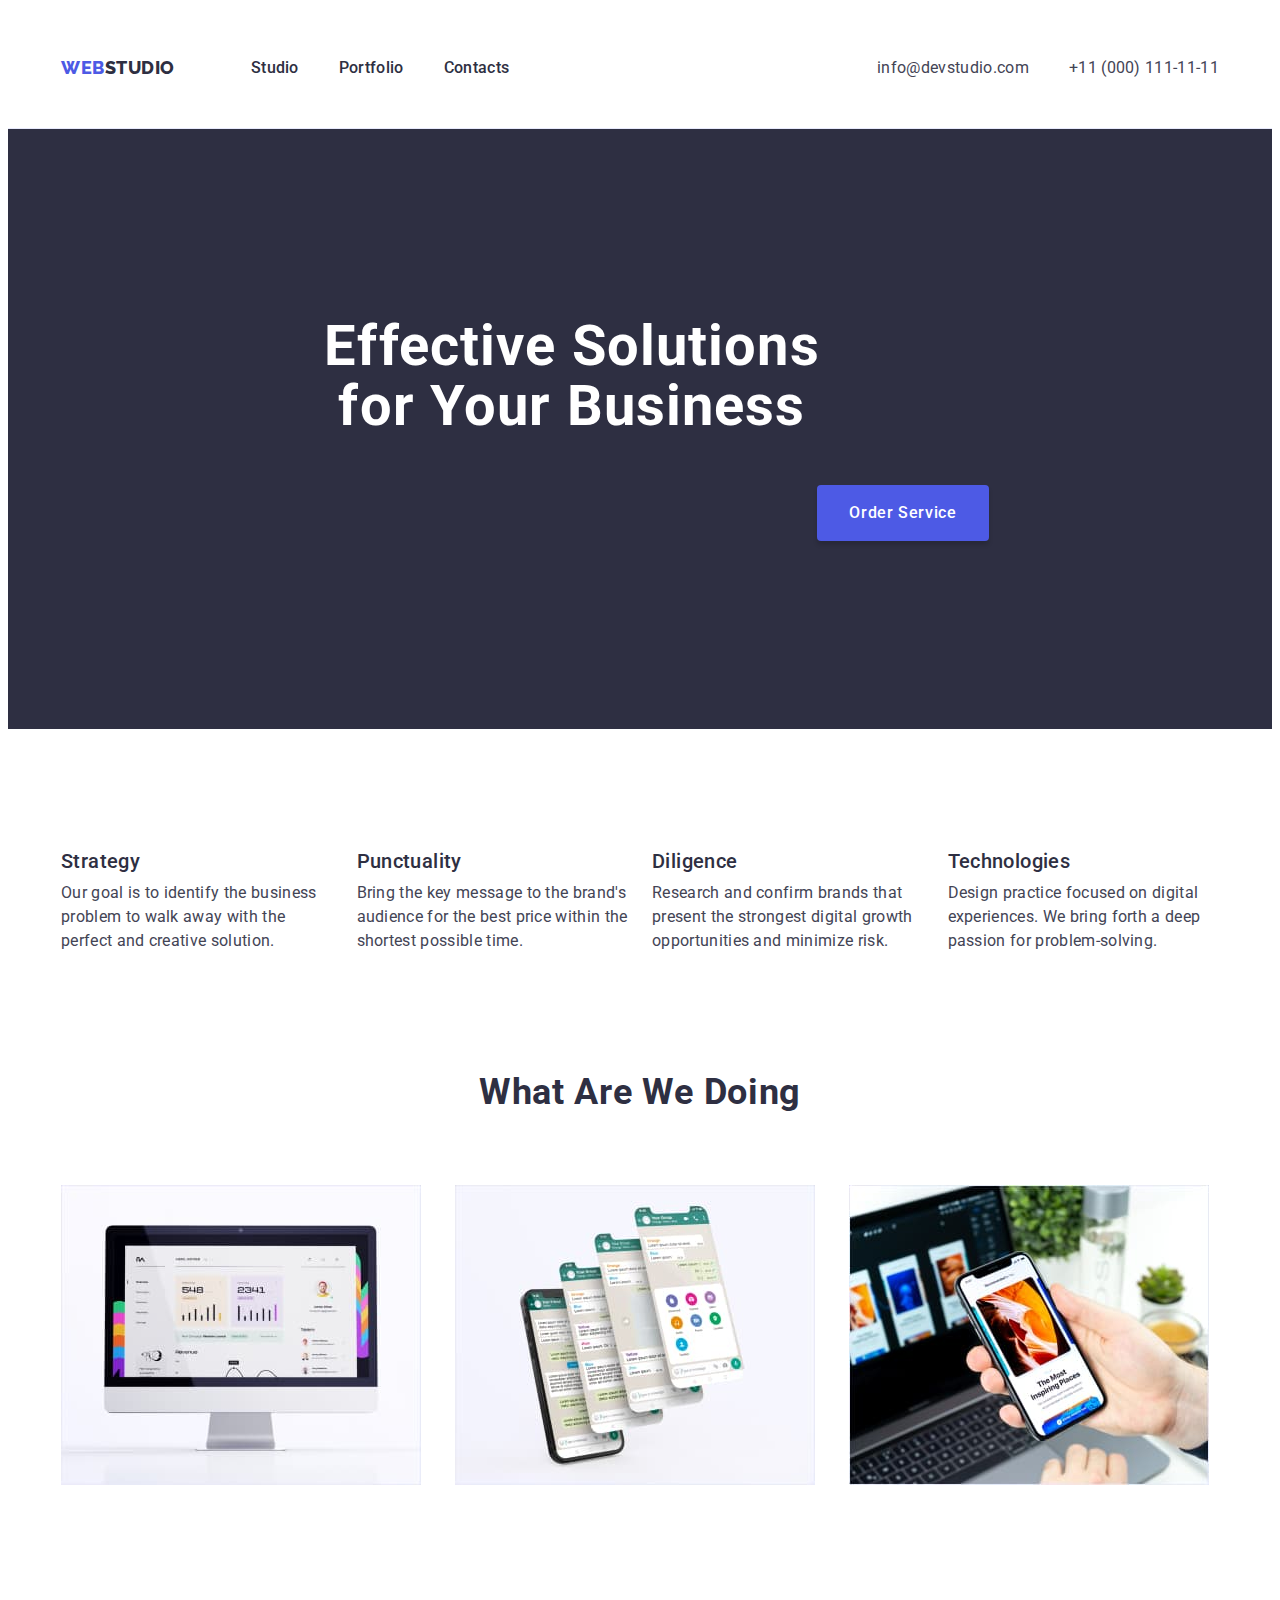
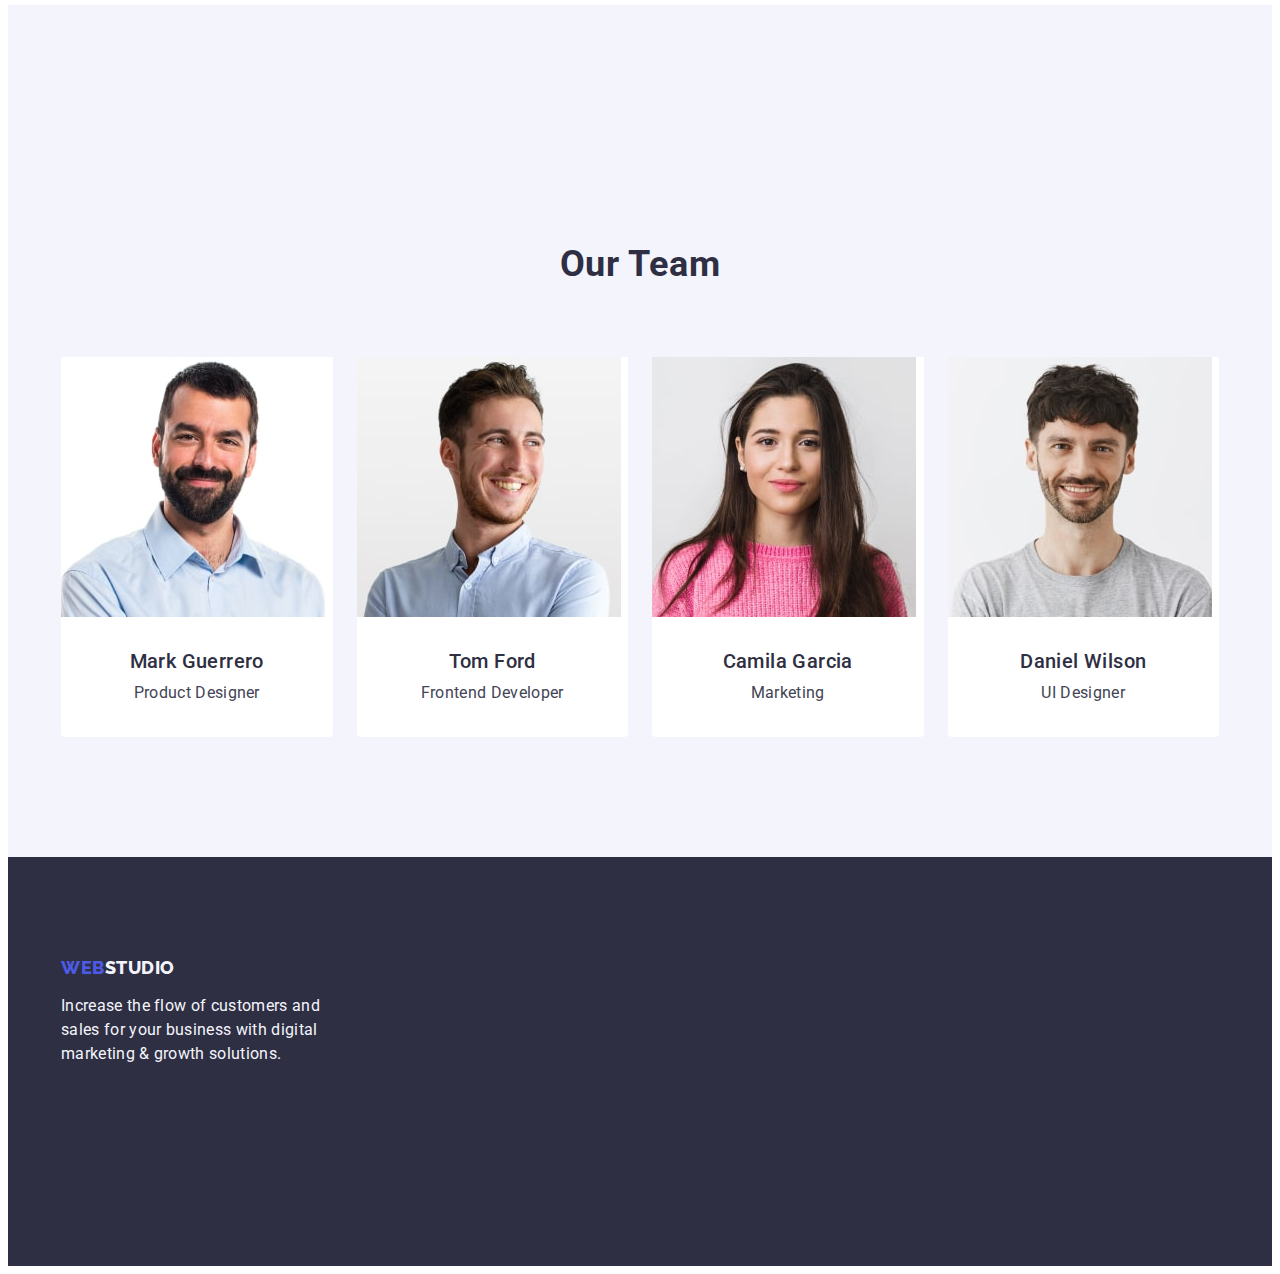
<file: index.html>
<!DOCTYPE html>
<html lang="en">
  <head>
    <meta charset="UTF-8" />
    <meta http-equiv="X-UA-Compatible" content="IE=edge" />
    <meta name="viewport" content="width=device-width, initial-scale=1.0" />
    <link rel="preconnect" href="https://fonts.googleapis.com" />
    <link rel="preconnect" href="https://fonts.gstatic.com" crossorigin />
    <link
      href="https://fonts.googleapis.com/css2?family=Raleway:wght@800&family=Roboto:wght@400;500;700;900&display=swap"
      rel="stylesheet"
    />
    <title>WebStudio</title>
    <link
      rel="stylesheet"
      href="https://cdnjs.cloudflare.com/ajax/libs/modern-normalize/2.0.0/modern-normalize.min.css"
      integrity="sha512-4xo8blKMVCiXpTaLzQSLSw3KFOVPWhm/TRtuPVc4WG6kUgjH6J03IBuG7JZPkcWMxJ5huwaBpOpnwYElP/m6wg=="
      crossorigin="anonymous"
      referrerpolicy="no-referrer"
    />
    <link rel="stylesheet" href="./css/styles.css" />
  </head>

  <body>
    <header class="header">
      <div class="container header-container">
        <nav class="header-navigation">
          <a class="header-logo span link" href="./index.html"
            >Web<span>Studio</span>
          </a>
          <ul class="header-menu list">
            <li class="header-menu-item">
              <a class="header-menu link" href="./index.html">Studio</a>
            </li>
            <li class="header-menu-item">
              <a class="header-menu link" href="./portfolio.html">Portfolio</a>
            </li>
            <li class="header-menu-item">
              <a class="header-menu link" href="">Contacts</a>
            </li>
          </ul>
        </nav>
        <address class="address">
          <ul class="address-menu list">
            <li class="address-item">
              <a class="address-link link" href="mailto:info@devstudio.com"
                >info@devstudio.com</a
              >
            </li>
            <li class="address-item">
              <a class="address-link link" href="tel:+110001111111">
                +11 (000) 111-11-11</a
              >
            </li>
          </ul>
        </address>
      </div>
    </header>

    <main>
      <section class="hero">
        <div class="container hero-container">
          <h1 class="hero-title">Effective Solutions for Your Business</h1>
          <button class="hero-button" type="button">Order Service</button>
        </div>
      </section>

      <!--About us-->

      <section class="features">
        <div class="container">
          <h2 class="visually-hidden">About us</h2>
          <ul class="features-menu list">
            <li class="features-item">
              <h3 class="features-subtitle">Strategy</h3>
              <p class="features-item-text">
                Our goal is to identify the business problem to walk away with
                the perfect and creative solution.
              </p>
            </li>
            <li class="features-item">
              <h3 class="features-subtitle">Punctuality</h3>
              <p class="features-item-text">
                Bring the key message to the brand's audience for the best price
                within the shortest possible time.
              </p>
            </li>
            <li class="features-item">
              <h3 class="features-subtitle">Diligence</h3>
              <p class="features-item-text">
                Research and confirm brands that present the strongest digital
                growth opportunities and minimize risk.
              </p>
            </li>
            <li class="features-item">
              <h3 class="features-subtitle">Technologies</h3>
              <p class="features-item-text">
                Design practice focused on digital experiences. We bring forth a
                deep passion for problem-solving.
              </p>
            </li>
          </ul>
        </div>
      </section>

      <!--What are we doing-->

      <section class="work">
        <div class="container">
          <h2 class="work-subtitle">What are we doing</h2>

          <ul class="work-menu list">
            <li class="work-item">
              <img
                src="./images/box1.jpg"
                alt="display"
                width="360"
                height="300"
              />
            </li>
            <li class="work-item">
              <img
                src="./images/img2.jpg"
                alt="phonescreen"
                width="360"
                height="300"
              />
            </li>
            <li class="work-item">
              <img
                src="./images/img3.jpg"
                alt="display-and-phonescreen"
                width="360"
                height="300"
              />
            </li>
          </ul>
        </div>
      </section>

      <!--Our team-->

      <section class="team">
        <div class="container">
          <h2 class="team-subtitle">Our Team</h2>
          <ul class="team-menu list">
            <li class="team-item">
              <img
                src="./images/img-min.jpg"
                alt="Mark Guerrero"
                width="264"
                height="260"
              />
              <div class="name-position">
                <h3 class="team-member">Mark Guerrero</h3>
                <p class="team-member-position">Product Designer</p>
              </div>
            </li>
            <li class="team-item">
              <img
                src="./images/img4-min.jpg"
                alt="Tom Ford"
                width="264"
                height="260"
              />
              <div class="name-position">
                <h3 class="team-member">Tom Ford</h3>
                <p class="team-member-position">Frontend Developer</p>
              </div>
            </li>
            <li class="team-item">
              <img
                src="./images/img5-min.jpg"
                alt="Camila Garcia"
                width="264"
                height="260"
              />
              <div class="name-position">
                <h3 class="team-member">Camila Garcia</h3>
                <p class="team-member-position">Marketing</p>
              </div>
            </li>
            <li class="team-item">
              <img
                src="./images/img6-min.jpg"
                alt="Daniel Wilson"
                width="264"
                height="260"
              />
              <div class="name-position">
                <h3 class="team-member">Daniel Wilson</h3>
                <p class="team-member-position">UI Designer</p>
              </div>
            </li>
          </ul>
        </div>
      </section>
    </main>

    <!--Footer-->

    <footer class="footer">
      <div class="container footer-container">
        <a class="footer-logo span link" href="./index.html"
          >Web<span class="span">Studio</span></a
        >
        <p class="footer-text">
          Increase the flow of customers and sales for your business with
          digital marketing & growth solutions.
        </p>
      </div>
    </footer>
  </body>
</html>
</file>
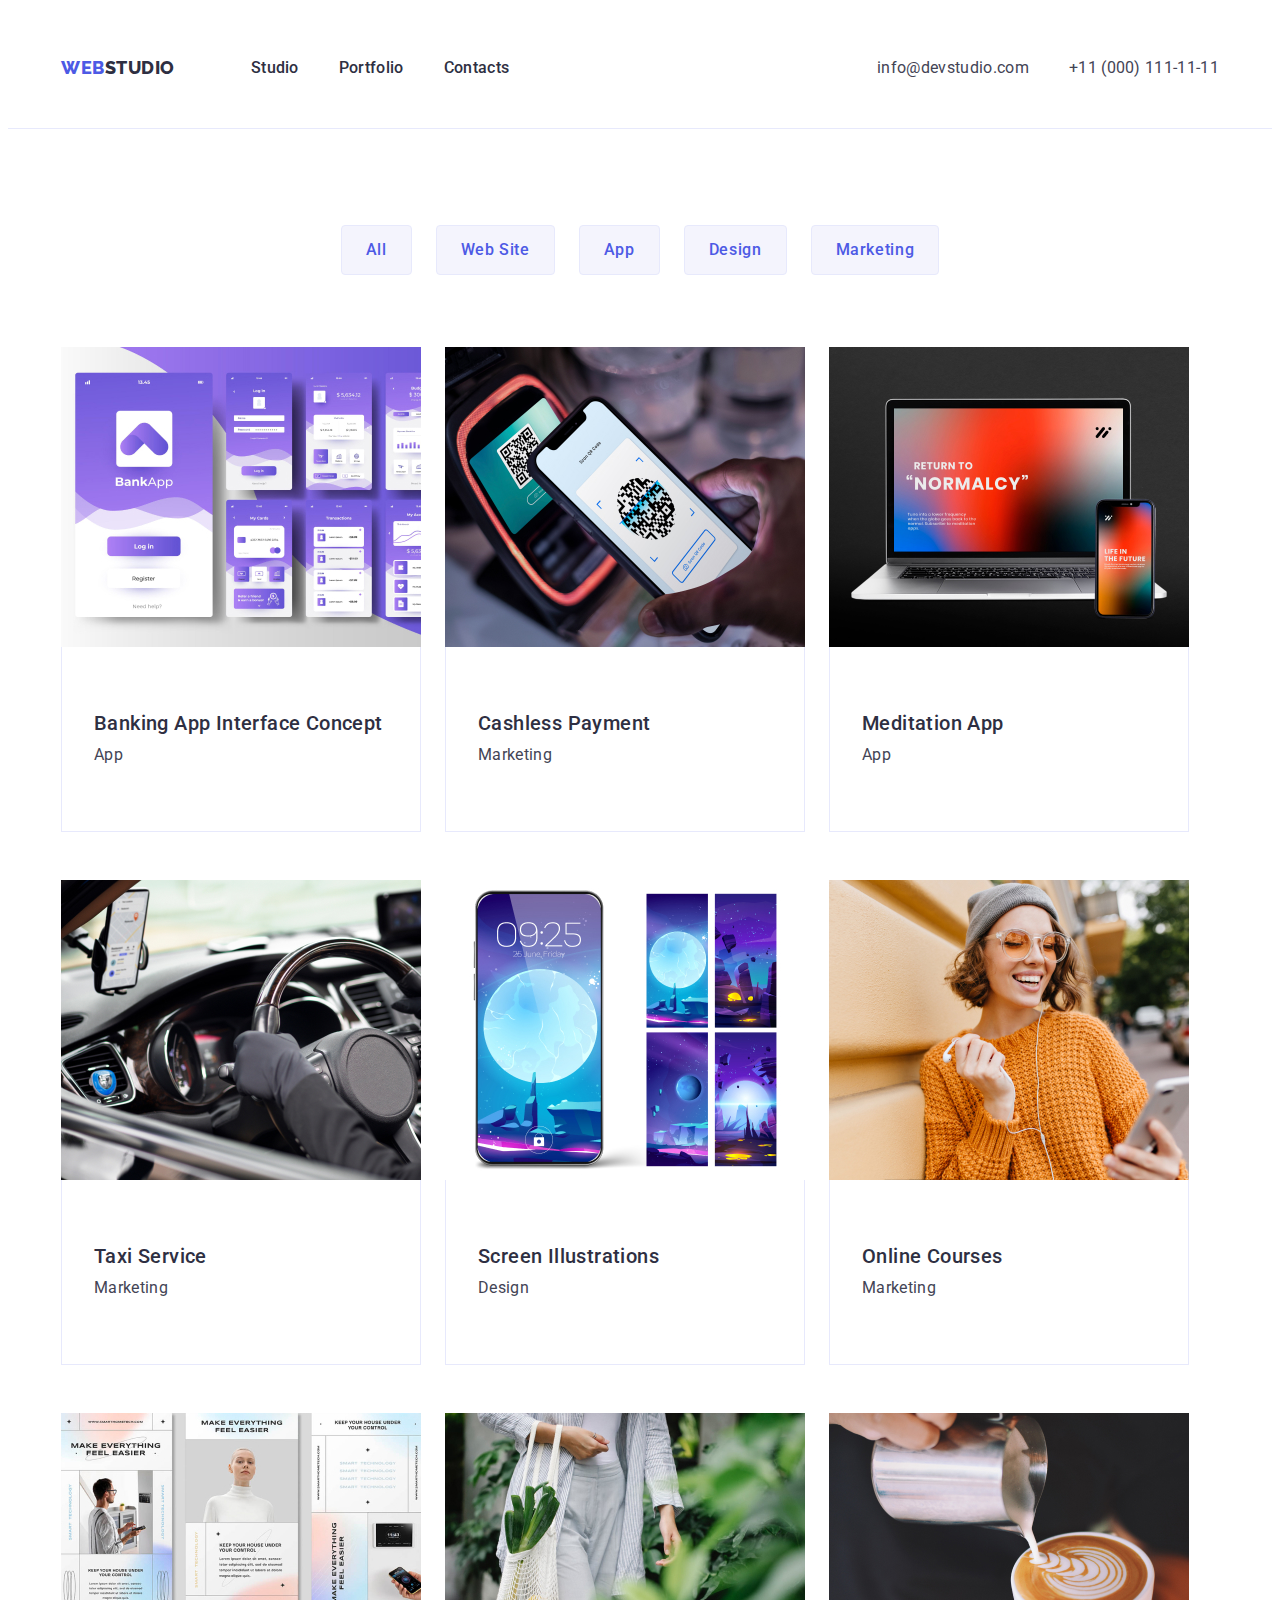
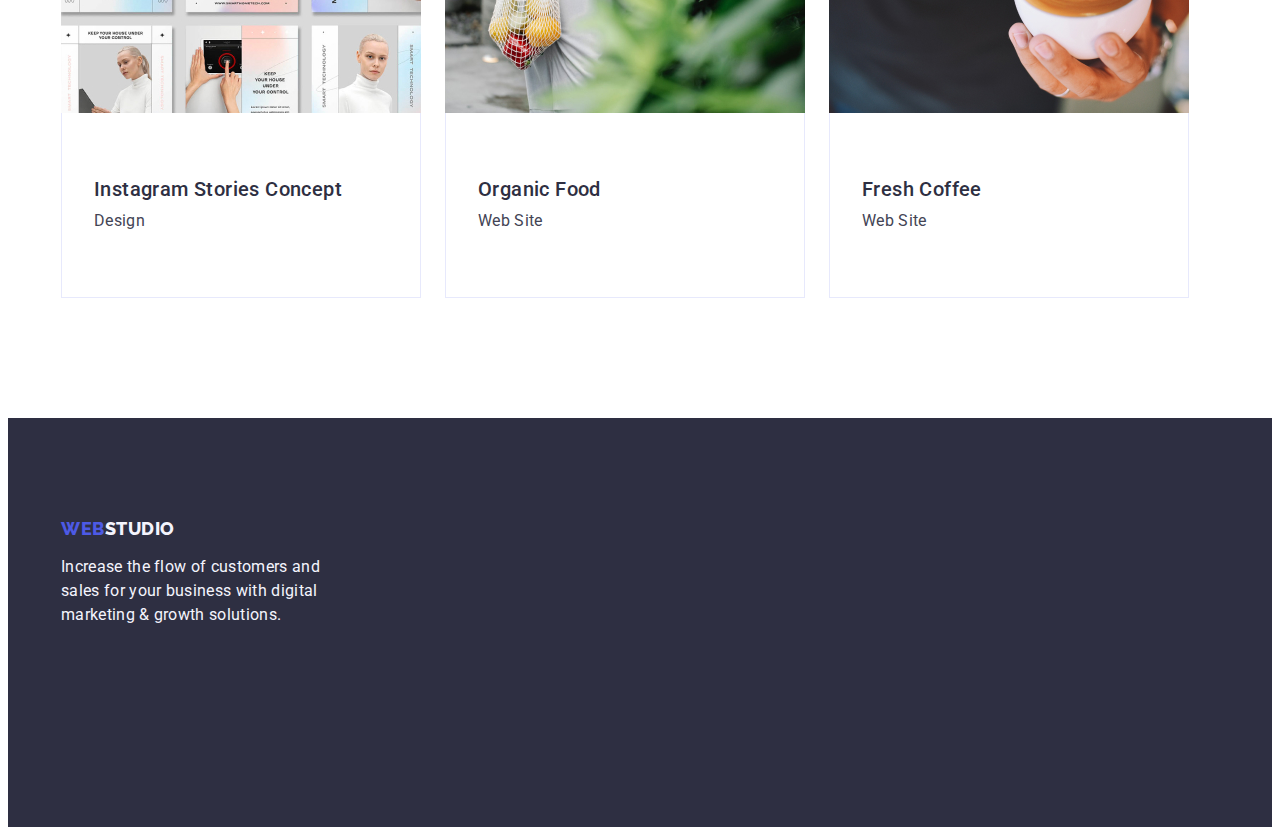
<file: portfolio.html>
<!DOCTYPE html>
<html lang="en">
  <head>
    <meta charset="UTF-8" />
    <meta http-equiv="X-UA-Compatible" content="IE=edge" />
    <meta name="viewport" content="width=device-width, initial-scale=1.0" />
    <link rel="preconnect" href="https://fonts.googleapis.com" />
    <link rel="preconnect" href="https://fonts.gstatic.com" crossorigin />
    <link
      href="https://fonts.googleapis.com/css2?family=Raleway:wght@800&family=Roboto:wght@400;500;700;900&display=swap"
      rel="stylesheet"
    />
    <title>Portfolio</title>
    <link
      rel="stylesheet"
      href="https://cdnjs.cloudflare.com/ajax/libs/modern-normalize/2.0.0/modern-normalize.min.css"
      integrity="sha512-4xo8blKMVCiXpTaLzQSLSw3KFOVPWhm/TRtuPVc4WG6kUgjH6J03IBuG7JZPkcWMxJ5huwaBpOpnwYElP/m6wg=="
      crossorigin="anonymous"
      referrerpolicy="no-referrer"
    />
    <link rel="stylesheet" href="./css/styles.css" />
  </head>
  <body>
    <header class="header">
      <div class="container header-container">
        <nav class="header-navigation">
          <a class="header-logo span link" href="./index.html"
            >Web<span class="span">Studio</span>
          </a>
          <ul class="header-menu list">
            <li class="header-menu-item">
              <a class="header-menu link" href="./index.html">Studio</a>
            </li>
            <li class="header-menu-item">
              <a class="header-menu link" href="./portfolio.html">Portfolio</a>
            </li>
            <li class="header-menu-item">
              <a class="header-menu link" href="">Contacts</a>
            </li>
          </ul>
        </nav>
        <address class="address">
          <ul class="address-menu list">
            <li class="address-item">
              <a class="address-link link" href="mailto:info@devstudio.com"
                >info@devstudio.com</a
              >
            </li>
            <li class="address-item">
              <a class="address-link link" href="tel:+110001111111"
                >+11 (000) 111-11-11</a
              >
            </li>
          </ul>
        </address>
      </div>
    </header>
    <main>
      <section class="projects">
        <div class="container">
          <h1 class="visually-hidden">Projects</h1>
          <ul class="button button-container list">
            <li><button class="button-item" type="button">All</button></li>
            <li><button class="button-item" type="button">Web Site</button></li>
            <li><button class="button-item" type="button">App</button></li>
            <li><button class="button-item" type="button">Design</button></li>
            <li>
              <button class="button-item" type="button">Marketing</button>
            </li>
          </ul>

          <ul class="cards list">
            <li class="cards-list">
              <a class="cards-item link" href="">
                <img
                  src="./images/app-interface.jpg"
                  alt="Banking app interface"
                  width="360"
                  height="300"
                />
                <div class="cards-content">
                  <h2 class="cards-title">Banking App Interface Concept</h2>
                  <p class="cards-text">App</p>
                </div>
              </a>
            </li>
            <li class="cards-list">
              <a class="cards-item link" href="">
                <img
                  src="./images/payment.jpg"
                  alt="Cashless payment"
                  width="360"
                  height="300"
                />
                <div class="cards-content">
                  <h2 class="cards-title">Cashless Payment</h2>
                  <p class="cards-text">Marketing</p>
                </div>
              </a>
            </li>
            <li class="cards-list">
              <a class="cards-item link" href="">
                <img
                  src="./images/meditation-app.jpg"
                  alt="Meditation"
                  width="360"
                  height="300"
                />
                <div class="cards-content">
                  <h2 class="cards-title">Meditation App</h2>
                  <p class="cards-text">App</p>
                </div>
              </a>
            </li>

            <li class="cards-list">
              <a class="cards-item link" href="">
                <img
                  src="./images/taxi.jpg"
                  alt="Taxi"
                  width="360"
                  height="300"
                />
                <div class="cards-content">
                  <h2 class="cards-title">Taxi Service</h2>
                  <p class="cards-text">Marketing</p>
                </div>
              </a>
            </li>
            <li class="cards-list">
              <a class="cards-item link" href="">
                <img
                  src="./images/screen.jpg"
                  alt="Screen"
                  width="360"
                  height="300"
                />
                <div class="cards-content">
                  <h2 class="cards-title">Screen Illustrations</h2>
                  <p class="cards-text">Design</p>
                </div>
              </a>
            </li>
            <li class="cards-list">
              <a class="cards-item link" href="">
                <img
                  src="./images/online-courses.jpg"
                  alt="Online courses"
                  width="360"
                  height="300"
                />
                <div class="cards-content">
                  <h2 class="cards-title">Online Courses</h2>
                  <p class="cards-text">Marketing</p>
                </div>
              </a>
            </li>

            <li class="cards-list">
              <a class="cards-item link" href="">
                <img
                  src="./images/stories-concept.jpg"
                  alt="Stories"
                  width="360"
                  height="300"
                />
                <div class="cards-content">
                  <h2 class="cards-title">Instagram Stories Concept</h2>
                  <p class="cards-text">Design</p>
                </div>
              </a>
            </li>
            <li class="cards-list">
              <a class="cards-item link" href="">
                <img
                  src="./images/food.jpg"
                  alt="Organic food"
                  width="360"
                  height="300"
                />
                <div class="cards-content">
                  <h2 class="cards-title">Organic Food</h2>
                  <p class="cards-text">Web Site</p>
                </div>
              </a>
            </li>
            <li class="cards-list">
              <a class="cards-item link" href="">
                <img
                  src="./images/coffee.jpg"
                  alt="Cup of coffee"
                  width="360"
                  height="300"
                />
                <div class="cards-content">
                  <h2 class="cards-title">Fresh Coffee</h2>
                  <p class="cards-text">Web Site</p>
                </div>
              </a>
            </li>
          </ul>
        </div>
      </section>
    </main>
    <footer class="footer">
      <div class="container footer-container">
        <a class="footer-logo span link" href="./index.html"
          >Web<span class="span">Studio</span></a
        >
        <p class="footer-text">
          Increase the flow of customers and sales for your business with
          digital marketing & growth solutions.
        </p>
      </div>
    </footer>
  </body>
</html>
</file>
<file: css/styles.css>
:root{
    --title-color: #2E2F42;
    --main-color: #FFFFFF;
    --logo-color:   #4d5ae5;
    --text-color: #434455;
}

body{
    font-family: 'Roboto', sans-serif;
    color: #434455;
    background-color: #FFFFFF;
}

p, h1,h2,h3,h4,h5,h6{
    margin-top: 0;
    margin-bottom: 0;
}

ul{
     margin-top: 0;
    margin-bottom: 0;
    padding-left: 0;
}

img{
    display: block;
    max-width: 100% ;
    height: auto;
}

.list{
    list-style-type: none;
   
}

.link{
    text-decoration: none;
    
}

.visually-hidden {
    position: absolute;
    width: 1px;
    height: 1px;
    margin: -1px;
    border: 0;
    padding: 0;
    white-space: nowrap;
    clip-path: inset(100%);
    clip: rect(0 0 0 0);
    overflow: hidden;
}

.container{
    width: 100%;
    max-width: 1158px;
    padding-left: 15px;
    padding-right: 15px;
    margin: 0 auto;
}

/*------HEADER-------*/

.header{
    
    border-bottom: 1px solid #e7e9fc;
    
}



.header-navigation{
    display: flex;
    align-items: center;
    
   
}

.header-logo {

    font-family: 'Raleway', sans-serif;
    font-weight: 800;
    font-size: 18px;
    line-height: 1.17;
    letter-spacing: 0.03em;
    color: var(--logo-color);
    text-transform: uppercase;
    margin-right: 76px;

    
}

.header-logo span {
     
    color: #2E2F42;
}

.header-container{
    display: flex;
    align-items: center;
    justify-content: space-between;
  
}
    

.header-menu{
    display: flex;
    font-weight: 500;
    font-size: 16px;
    line-height: 1.5;
    letter-spacing: 0.02em;
    color: #2E2F42;
    text-decoration: none;
    padding-top: 24px;
    padding-bottom: 24px;
    gap:40px;
    transition: color 250ms cubic-bezier(0.4, 0, 0.2, 1);
    
    
    
}

.header-menu:hover,
.header-menu:focus{
    color: #404BBF;
}

.address{
    font-style: normal;
    display: flex;
    flex-shrink: 0;
   
    
}

.address-menu {
   display: flex;
   gap:40px;
   
 
}

.address-link{
  
    font-size: 16px;
    line-height: 1.5;
    letter-spacing: 0.02em;
    color: #434455;
    transition: color 250ms cubic-bezier(0.4, 0, 0.2, 1);

}
    

.address-link:hover,
.address-link:focus{

    color: #404BBF
}

/**------HERO------*/

.hero{
    background-color: #2E2F42;
    padding:188px 0px;
    background-image: url();
}

.hero-container{
    display: flex;
    flex-direction: column;
    padding: 0 316px;
    
}
    
.hero-title{
    font-weight: 700;
    font-size: 56px;
    line-height: 1.07;
    letter-spacing: 0.02em;
    color: #FFFFFF;
    text-align: center;
    max-width: 496px;
    padding-bottom: 48px;
}


.hero-button{
    
    font-family: inherit;
    font-weight: 500;
    font-size: 16px;
    line-height: 1.5;
    letter-spacing: 0.04em;
    color: #FFFFFF;
    background-color: #4D5AE5;
    cursor: pointer;
    min-width: 169px;
    height: 56px;
    border-radius: 4px;
    border: none;
    box-shadow: 0px 4px 4px rgba(0, 0, 0, 0.15);
    padding: 16px 32px;
    margin: auto;
}

.hero-button:hover,
.hero-button:focus{
    background-color: #404BBF;
}

/*?------About us------*/

.features{
    padding: 120px 0;
    
}

.features-menu{
    display:flex;
    gap: 24px;
}

.features-subtitle {
    font-weight: 500;
    font-size: 20px;
    line-height: 1.2;
    letter-spacing: 0.02em;
    color: #2E2F42;
    margin-bottom: 8px;
}

.features-item{
    width: calc(( 100% - ( 24px * 3 ) / 4 ));
    gap: 24px;
}

.features-item-text {
    
    font-size: 16px;
    line-height: 1.5;
    letter-spacing: 0.02em;
    color: #434455;
}

/*-------What are we doing---------*/


.work{
   
    padding-bottom: 120px;
}
.work-subtitle{
    font-weight: 700;
    font-size: 36px;
    line-height: 1.11;
    letter-spacing: 0.02em;
    text-transform: capitalize;
    text-align: center;
    color: var(--title-color);
    margin-bottom: 72px;
}
.work-menu{
    display: flex;
    gap: 24px;
    
}
.work-item{
    width: calc((100% - 48px / 3));
  
}

/*?-------Team-------*/

.team{

    background-color: #F4F4FD;
    padding: 120px 0;
    
    
}

.team-menu{

   display: flex;
    gap: 24px;
    border-radius: 0px 0px 4px 4px;
    
}

.team-item{

    background-color: #FFFFFF;
    width: calc((100% - 72px ) / 4 );
    gap: 24px;
    border-radius: 0px 0px 4px 4px;
    
}

.team-subtitle{

    font-weight: 700;
    font-size: 36px;
    line-height: 1.11;
    letter-spacing: 0.02em;
    text-transform: capitalize;
    text-align: center;
    color: var(--title-color);
    padding-top: 120px;
    margin-bottom: 72px;
     
}

.team-member{

    font-weight: 500;
    font-size: 20px;
    line-height: 1.2;
    letter-spacing: 0.02em;
    color: #2E2F42;
    text-align: center;
    margin-bottom: 8px;
    
}

.team-member-position{

    font-size: 16px;
    line-height: 1.5;
    letter-spacing: 0.02em;
    color: #434455;
    text-align: center;
   
}

.name-position{
    padding: 32px 16px;
}


/*-------Footer-------*/

.footer {

    background-color: #2E2F42;
    padding: 100px 0;
}

.footer-logo{
    display: inline-block;
    margin-bottom: 16px;
    font-family: 'Raleway', sans-serif;
    font-weight: 800;
    font-size: 18px;
    line-height: 1.17;
    letter-spacing: 0.03em;
    color: var(--logo-color);
    text-transform: uppercase;
       
}



.footer-logo span{
    color: #F4F4FD;
}

.footer-text{
    font-size: 16px;
    line-height: 1.5;
    letter-spacing: 0.02em;
    color: #F4F4FD;
    
    padding-bottom: 100px;
    width: 264px;
}



/*---------------PORTFOLIO---------------*/

.projects{
    padding-top: 96px;
    padding-bottom: 120px;
}

.button-container {
    list-style-type: none;
    display: flex;
    gap: 24px;
    justify-content: center;
    margin-bottom: 72px;

}


.button-item{
    font-family: 'Roboto',sans-serif;
    font-weight: 500;
    font-size: 16px;
    line-height: 1.5;
    letter-spacing: 0.04em;
    color: #4D5AE5;
    background: #F4F4FD;
    cursor: pointer;
    border-radius: 4px;
    border: 1px solid #E7E9FC;
    padding: 12px 24px;
}

.button-item:hover,
.button-item:focus{
    color: #FFFFFF;
    background-color: #404BBF;
    border: 1px solid transparent;
}

.cards{
    display: flex;
    flex-wrap: wrap;
    align-content: center;
    gap: 48px 24px;
    
        
}
.cards-content{
    padding: 32px 16px;
    border: 1px solid #e7e9fc;
    border-top: none;
    
}


.cards-title{
    padding-top: 32px; 
    padding-left: 16px;
    margin-bottom: 8px;
    font-weight: 500;
    font-size: 20px;
    line-height: 1.2;
    letter-spacing: 0.02em;
    color: var(--title-color)
    
       
}

.cards-text{
    font-size: 16px;
    line-height: 1.5;
    letter-spacing: 0.02em;
    color: var(--text-color);
    padding-left: 16px;
    padding-bottom: 32px;
    
}

.cards-item{
    text-decoration: none;
    width: calc(100% - (24px * 2) / 3)
    
}
</file>
